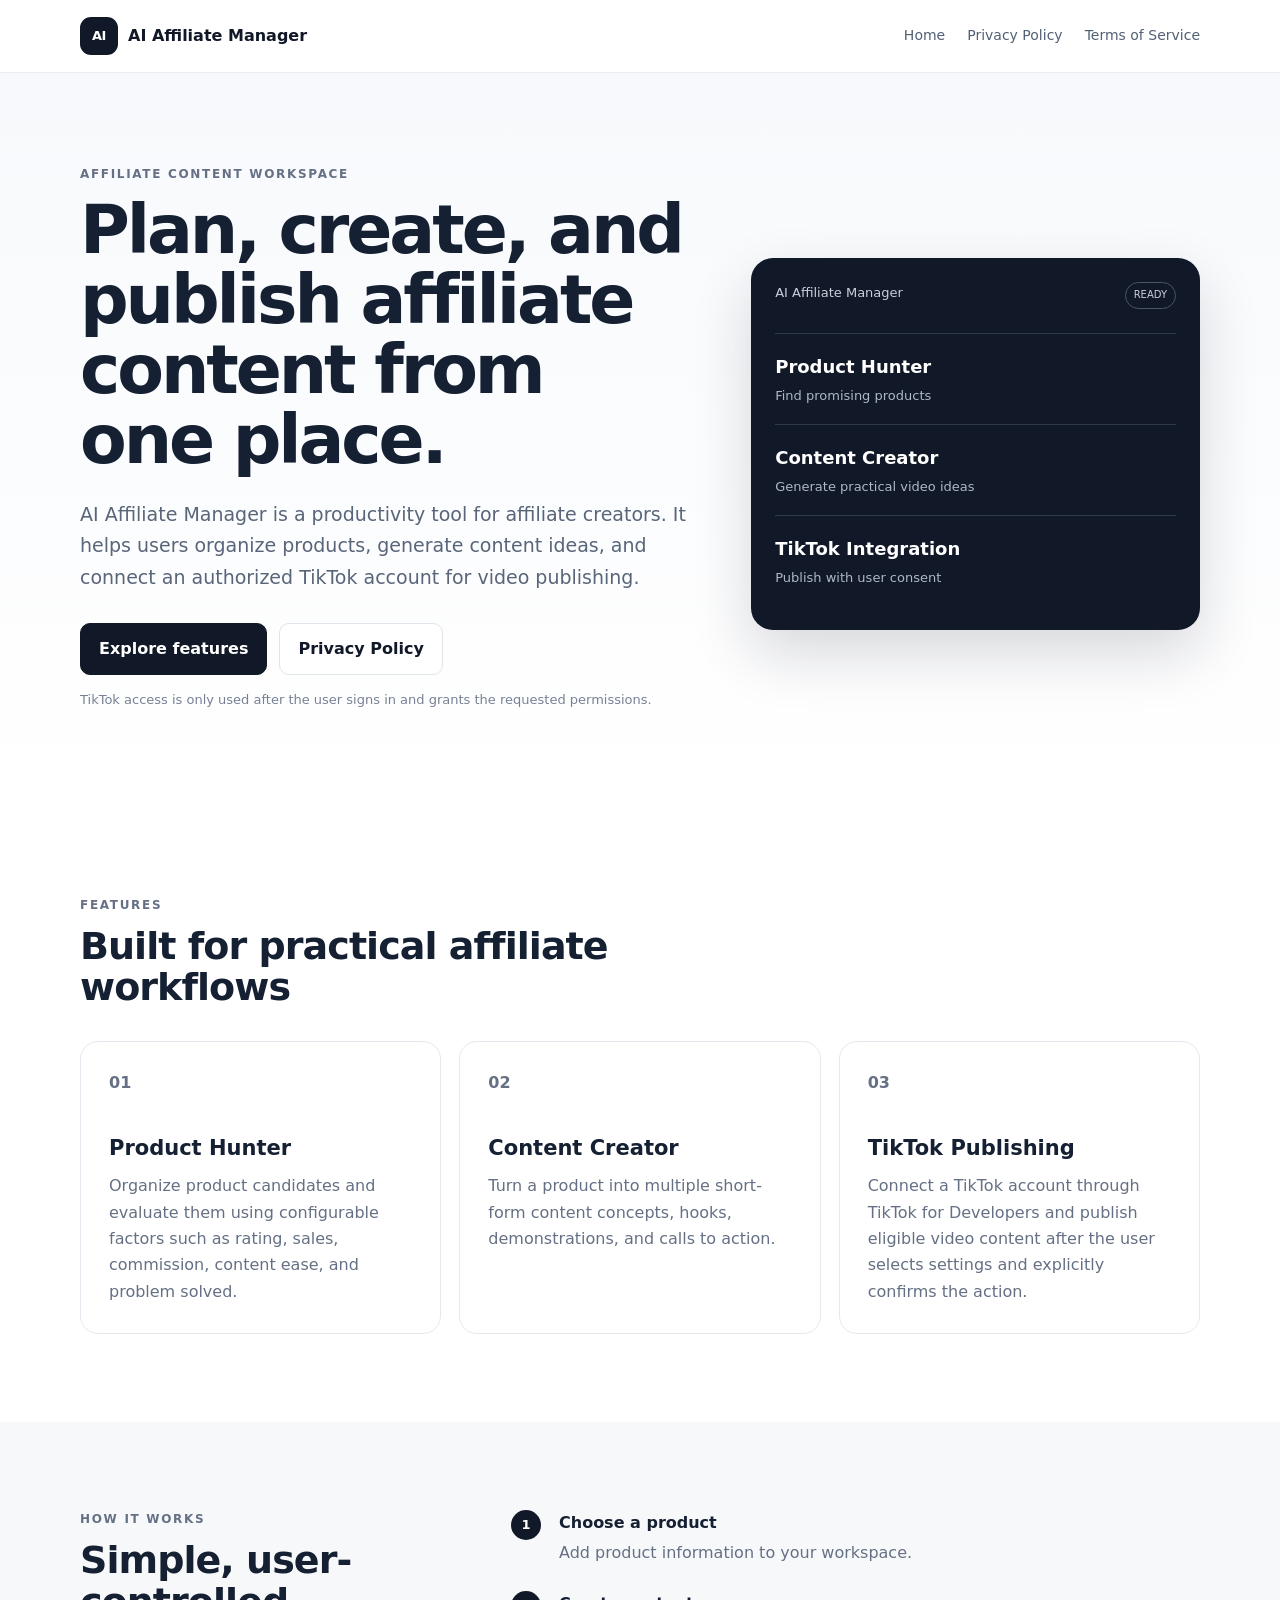
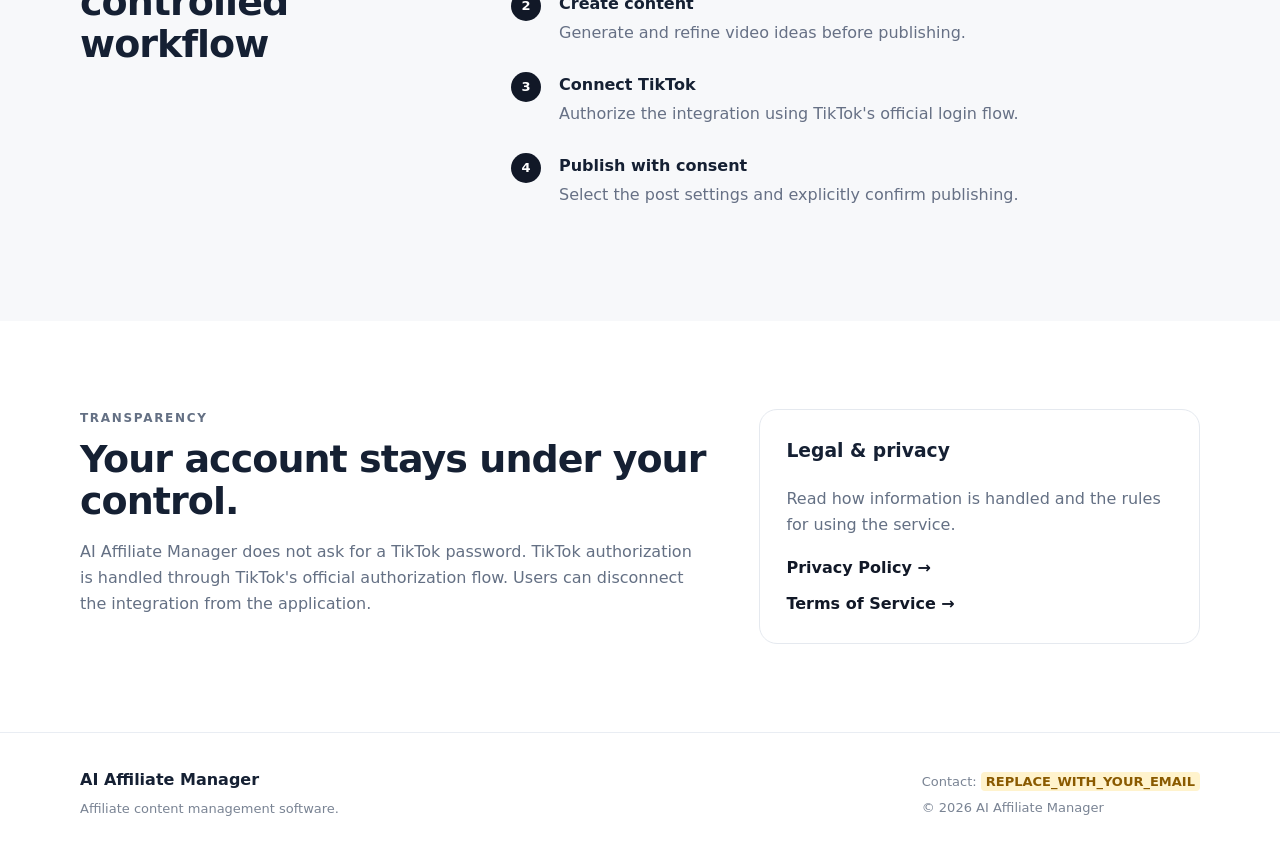
<file: index.html>
<!doctype html>
<html lang="en">
<head>
  <meta charset="utf-8">
  <meta name="viewport" content="width=device-width, initial-scale=1">
  <title>AI Affiliate Manager — Affiliate Content Management</title>
  <meta name="description" content="AI Affiliate Manager helps users manage affiliate products, create content ideas, and publish videos to TikTok through authorized integrations.">
  <link rel="stylesheet" href="styles.css">
</head>
<body>
<header class="site-header">
  <div class="container nav">
    <a class="brand" href="index.html"><span class="brand-mark">AI</span><span>AI Affiliate Manager</span></a>
    <nav>
      <a href="index.html">Home</a>
      <a href="privacy.html">Privacy Policy</a>
      <a href="terms.html">Terms of Service</a>
    </nav>
  </div>
</header>

<main>
  <section class="hero">
    <div class="container hero-grid">
      <div>
        <p class="eyebrow">AFFILIATE CONTENT WORKSPACE</p>
        <h1>Plan, create, and publish affiliate content from one place.</h1>
        <p class="hero-copy">
          AI Affiliate Manager is a productivity tool for affiliate creators.
          It helps users organize products, generate content ideas, and connect
          an authorized TikTok account for video publishing.
        </p>
        <div class="actions">
          <a class="button primary" href="#features">Explore features</a>
          <a class="button secondary" href="privacy.html">Privacy Policy</a>
        </div>
        <p class="note">TikTok access is only used after the user signs in and grants the requested permissions.</p>
      </div>
      <div class="hero-card">
        <div class="mini-top"><span>AI Affiliate Manager</span><span class="status">READY</span></div>
        <div class="metric"><strong>Product Hunter</strong><span>Find promising products</span></div>
        <div class="metric"><strong>Content Creator</strong><span>Generate practical video ideas</span></div>
        <div class="metric"><strong>TikTok Integration</strong><span>Publish with user consent</span></div>
      </div>
    </div>
  </section>

  <section id="features" class="section">
    <div class="container">
      <div class="section-heading">
        <p class="eyebrow">FEATURES</p>
        <h2>Built for practical affiliate workflows</h2>
      </div>
      <div class="cards">
        <article class="card">
          <div class="icon">01</div>
          <h3>Product Hunter</h3>
          <p>Organize product candidates and evaluate them using configurable factors such as rating, sales, commission, content ease, and problem solved.</p>
        </article>
        <article class="card">
          <div class="icon">02</div>
          <h3>Content Creator</h3>
          <p>Turn a product into multiple short-form content concepts, hooks, demonstrations, and calls to action.</p>
        </article>
        <article class="card">
          <div class="icon">03</div>
          <h3>TikTok Publishing</h3>
          <p>Connect a TikTok account through TikTok for Developers and publish eligible video content after the user selects settings and explicitly confirms the action.</p>
        </article>
      </div>
    </div>
  </section>

  <section class="section muted">
    <div class="container two-col">
      <div>
        <p class="eyebrow">HOW IT WORKS</p>
        <h2>Simple, user-controlled workflow</h2>
      </div>
      <ol class="steps">
        <li><span>1</span><div><strong>Choose a product</strong><p>Add product information to your workspace.</p></div></li>
        <li><span>2</span><div><strong>Create content</strong><p>Generate and refine video ideas before publishing.</p></div></li>
        <li><span>3</span><div><strong>Connect TikTok</strong><p>Authorize the integration using TikTok's official login flow.</p></div></li>
        <li><span>4</span><div><strong>Publish with consent</strong><p>Select the post settings and explicitly confirm publishing.</p></div></li>
      </ol>
    </div>
  </section>

  <section class="section">
    <div class="container trust">
      <div>
        <p class="eyebrow">TRANSPARENCY</p>
        <h2>Your account stays under your control.</h2>
        <p>AI Affiliate Manager does not ask for a TikTok password. TikTok authorization is handled through TikTok's official authorization flow. Users can disconnect the integration from the application.</p>
      </div>
      <div class="legal-box">
        <h3>Legal & privacy</h3>
        <p>Read how information is handled and the rules for using the service.</p>
        <div class="legal-links">
          <a href="privacy.html">Privacy Policy →</a>
          <a href="terms.html">Terms of Service →</a>
        </div>
      </div>
    </div>
  </section>
</main>

<footer class="footer">
  <div class="container footer-grid">
    <div><strong>AI Affiliate Manager</strong><p>Affiliate content management software.</p></div>
    <div><p>Contact: <span class="replace">REPLACE_WITH_YOUR_EMAIL</span></p><p>© 2026 AI Affiliate Manager</p></div>
  </div>
</footer>
</body>
</html>
</file>
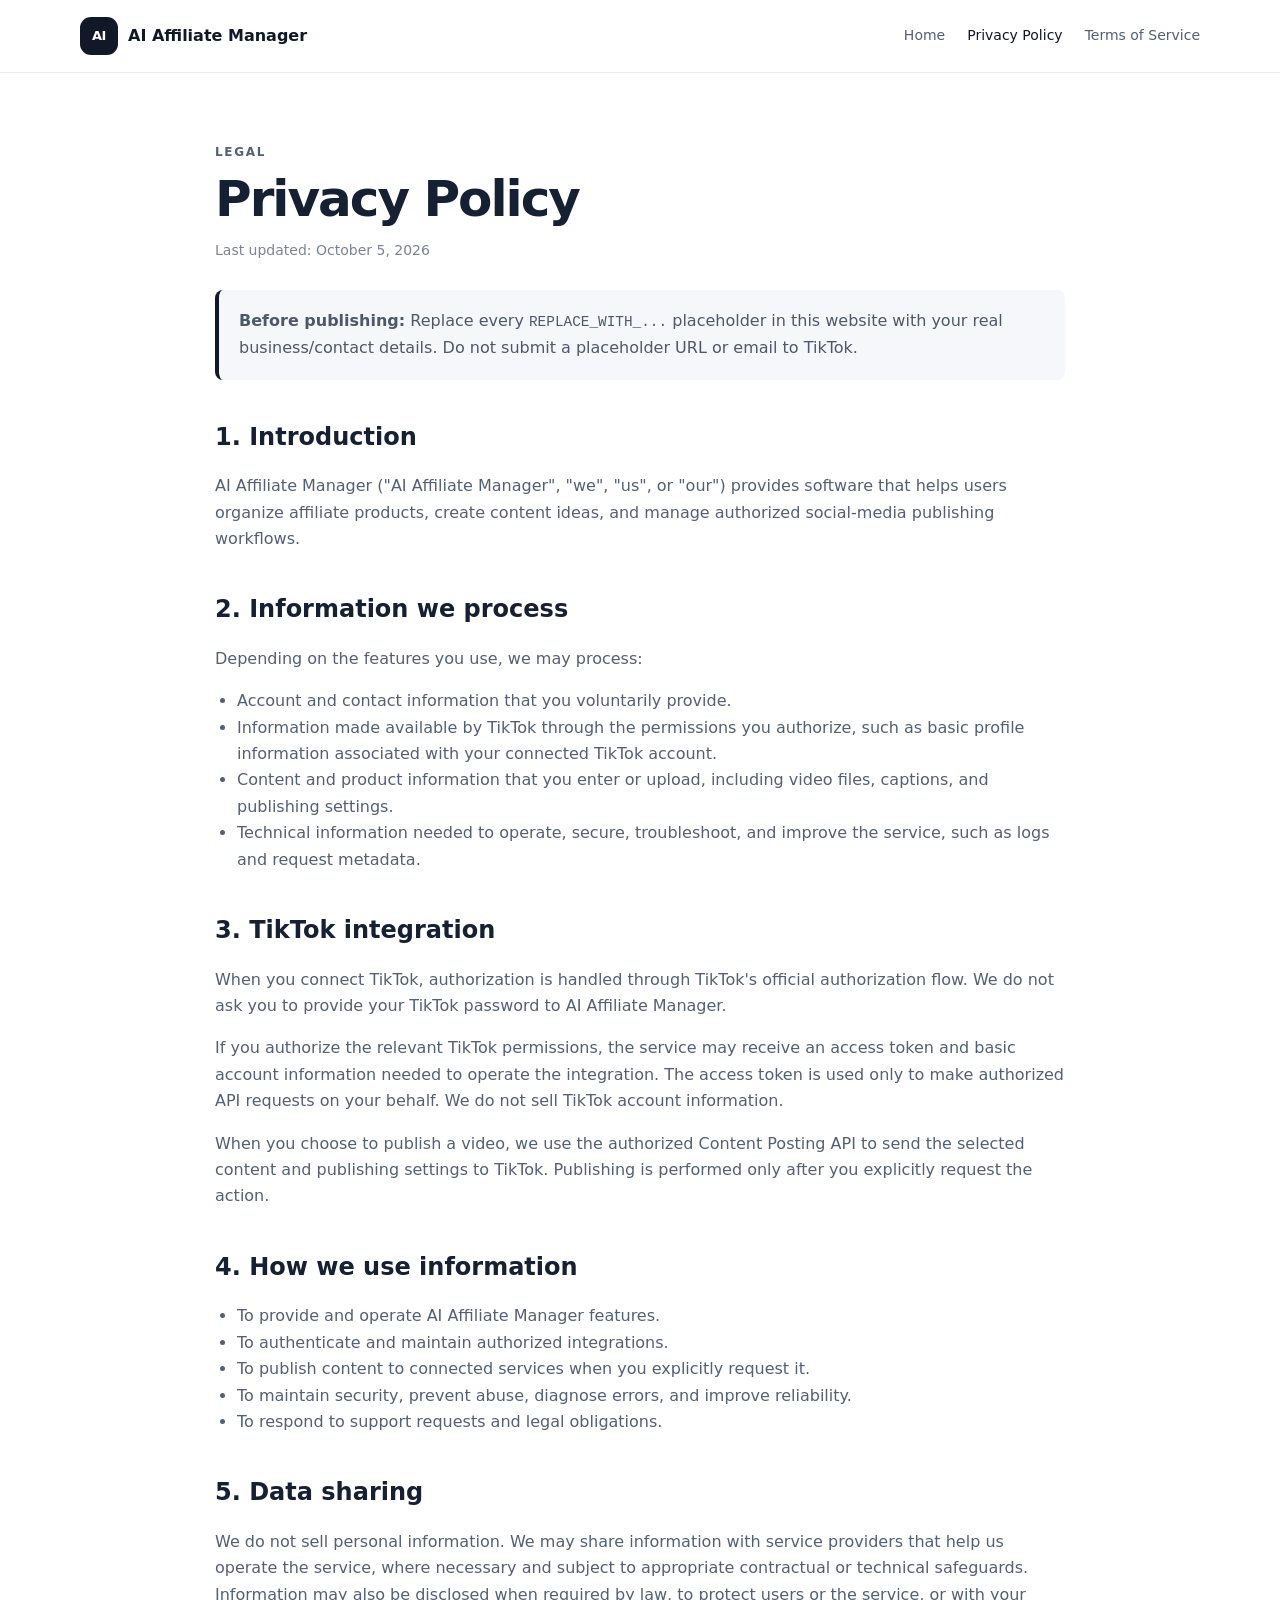
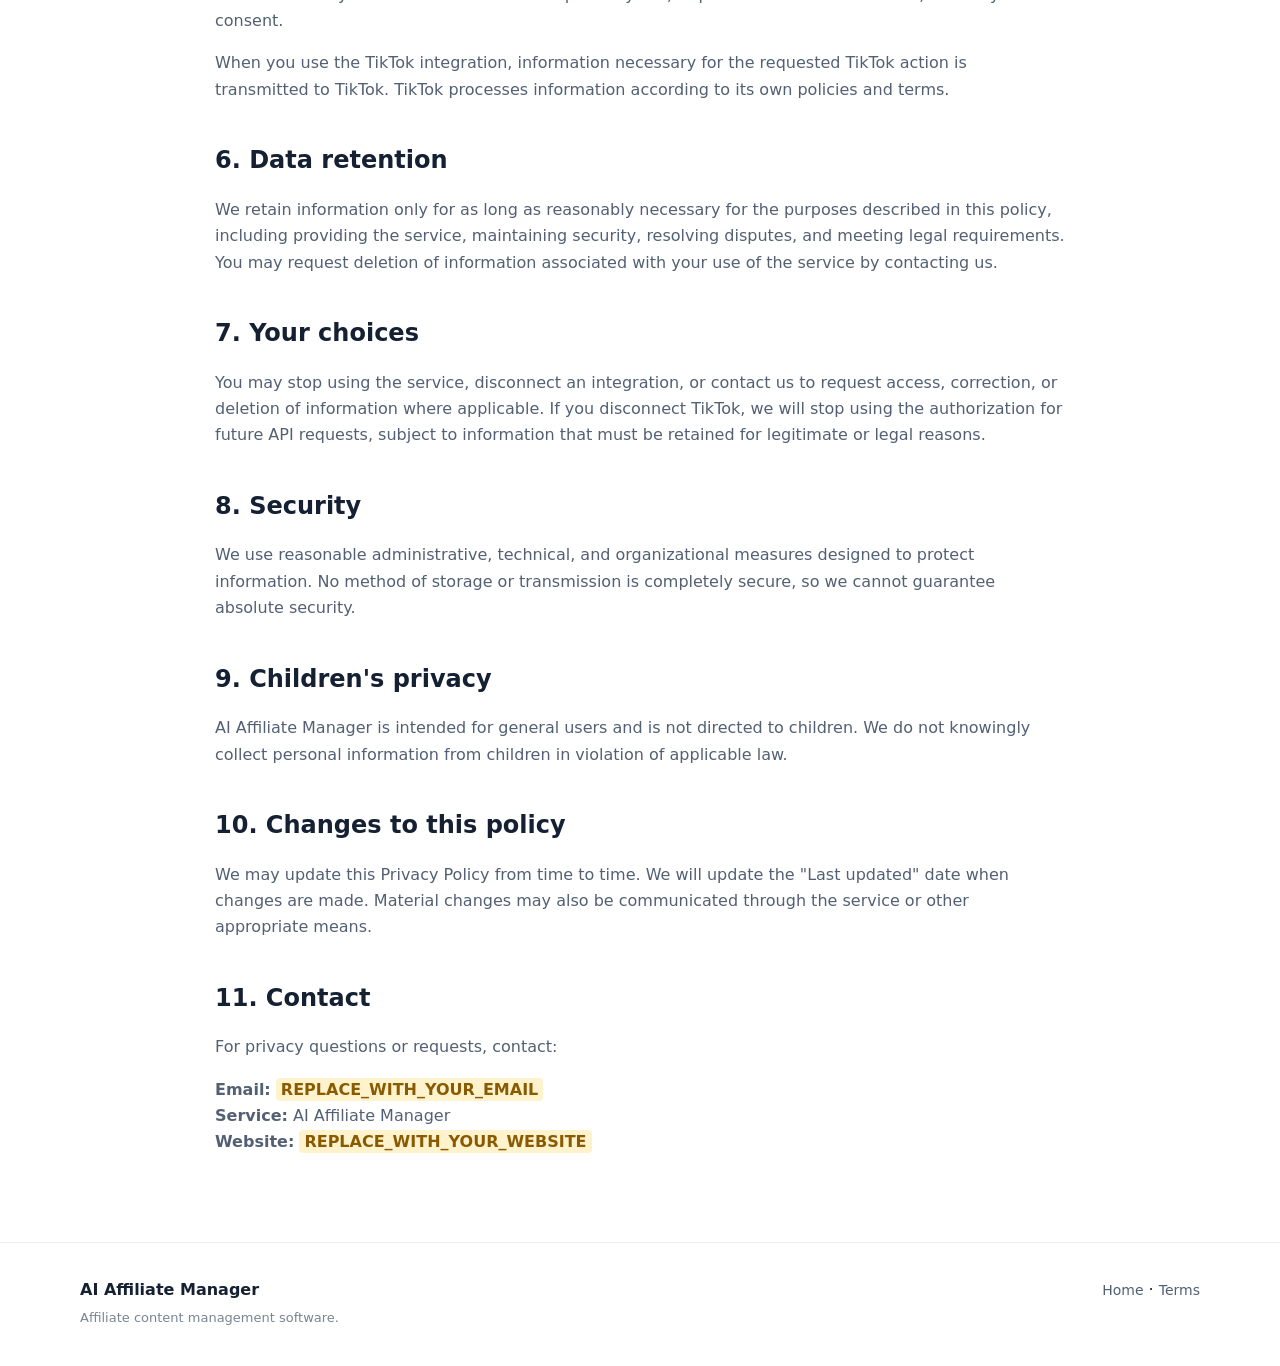
<file: privacy.html>
<!doctype html>
<html lang="en">
<head>
  <meta charset="utf-8">
  <meta name="viewport" content="width=device-width, initial-scale=1">
  <title>Privacy Policy — AI Affiliate Manager</title>
  <meta name="description" content="Privacy Policy for AI Affiliate Manager.">
  <link rel="stylesheet" href="styles.css">
</head>
<body>
<header class="site-header">
  <div class="container nav">
    <a class="brand" href="index.html"><span class="brand-mark">AI</span><span>AI Affiliate Manager</span></a>
    <nav><a href="index.html">Home</a><a class="active" href="privacy.html">Privacy Policy</a><a href="terms.html">Terms of Service</a></nav>
  </div>
</header>

<main class="legal-page">
  <div class="container narrow">
    <p class="eyebrow">LEGAL</p>
    <h1>Privacy Policy</h1>
    <p class="updated">Last updated: October 5, 2026</p>

    <div class="notice">
      <strong>Before publishing:</strong> Replace every <code>REPLACE_WITH_...</code> placeholder in this website with your real business/contact details. Do not submit a placeholder URL or email to TikTok.
    </div>

    <h2>1. Introduction</h2>
    <p>AI Affiliate Manager ("AI Affiliate Manager", "we", "us", or "our") provides software that helps users organize affiliate products, create content ideas, and manage authorized social-media publishing workflows.</p>

    <h2>2. Information we process</h2>
    <p>Depending on the features you use, we may process:</p>
    <ul>
      <li>Account and contact information that you voluntarily provide.</li>
      <li>Information made available by TikTok through the permissions you authorize, such as basic profile information associated with your connected TikTok account.</li>
      <li>Content and product information that you enter or upload, including video files, captions, and publishing settings.</li>
      <li>Technical information needed to operate, secure, troubleshoot, and improve the service, such as logs and request metadata.</li>
    </ul>

    <h2>3. TikTok integration</h2>
    <p>When you connect TikTok, authorization is handled through TikTok's official authorization flow. We do not ask you to provide your TikTok password to AI Affiliate Manager.</p>
    <p>If you authorize the relevant TikTok permissions, the service may receive an access token and basic account information needed to operate the integration. The access token is used only to make authorized API requests on your behalf. We do not sell TikTok account information.</p>
    <p>When you choose to publish a video, we use the authorized Content Posting API to send the selected content and publishing settings to TikTok. Publishing is performed only after you explicitly request the action.</p>

    <h2>4. How we use information</h2>
    <ul>
      <li>To provide and operate AI Affiliate Manager features.</li>
      <li>To authenticate and maintain authorized integrations.</li>
      <li>To publish content to connected services when you explicitly request it.</li>
      <li>To maintain security, prevent abuse, diagnose errors, and improve reliability.</li>
      <li>To respond to support requests and legal obligations.</li>
    </ul>

    <h2>5. Data sharing</h2>
    <p>We do not sell personal information. We may share information with service providers that help us operate the service, where necessary and subject to appropriate contractual or technical safeguards. Information may also be disclosed when required by law, to protect users or the service, or with your consent.</p>
    <p>When you use the TikTok integration, information necessary for the requested TikTok action is transmitted to TikTok. TikTok processes information according to its own policies and terms.</p>

    <h2>6. Data retention</h2>
    <p>We retain information only for as long as reasonably necessary for the purposes described in this policy, including providing the service, maintaining security, resolving disputes, and meeting legal requirements. You may request deletion of information associated with your use of the service by contacting us.</p>

    <h2>7. Your choices</h2>
    <p>You may stop using the service, disconnect an integration, or contact us to request access, correction, or deletion of information where applicable. If you disconnect TikTok, we will stop using the authorization for future API requests, subject to information that must be retained for legitimate or legal reasons.</p>

    <h2>8. Security</h2>
    <p>We use reasonable administrative, technical, and organizational measures designed to protect information. No method of storage or transmission is completely secure, so we cannot guarantee absolute security.</p>

    <h2>9. Children's privacy</h2>
    <p>AI Affiliate Manager is intended for general users and is not directed to children. We do not knowingly collect personal information from children in violation of applicable law.</p>

    <h2>10. Changes to this policy</h2>
    <p>We may update this Privacy Policy from time to time. We will update the "Last updated" date when changes are made. Material changes may also be communicated through the service or other appropriate means.</p>

    <h2>11. Contact</h2>
    <p>For privacy questions or requests, contact:</p>
    <p><strong>Email:</strong> <span class="replace">REPLACE_WITH_YOUR_EMAIL</span><br>
    <strong>Service:</strong> AI Affiliate Manager<br>
    <strong>Website:</strong> <span class="replace">REPLACE_WITH_YOUR_WEBSITE</span></p>
  </div>
</main>

<footer class="footer">
  <div class="container footer-grid">
    <div><strong>AI Affiliate Manager</strong><p>Affiliate content management software.</p></div>
    <div><a href="index.html">Home</a> · <a href="terms.html">Terms</a></div>
  </div>
</footer>
</body>
</html>
</file>
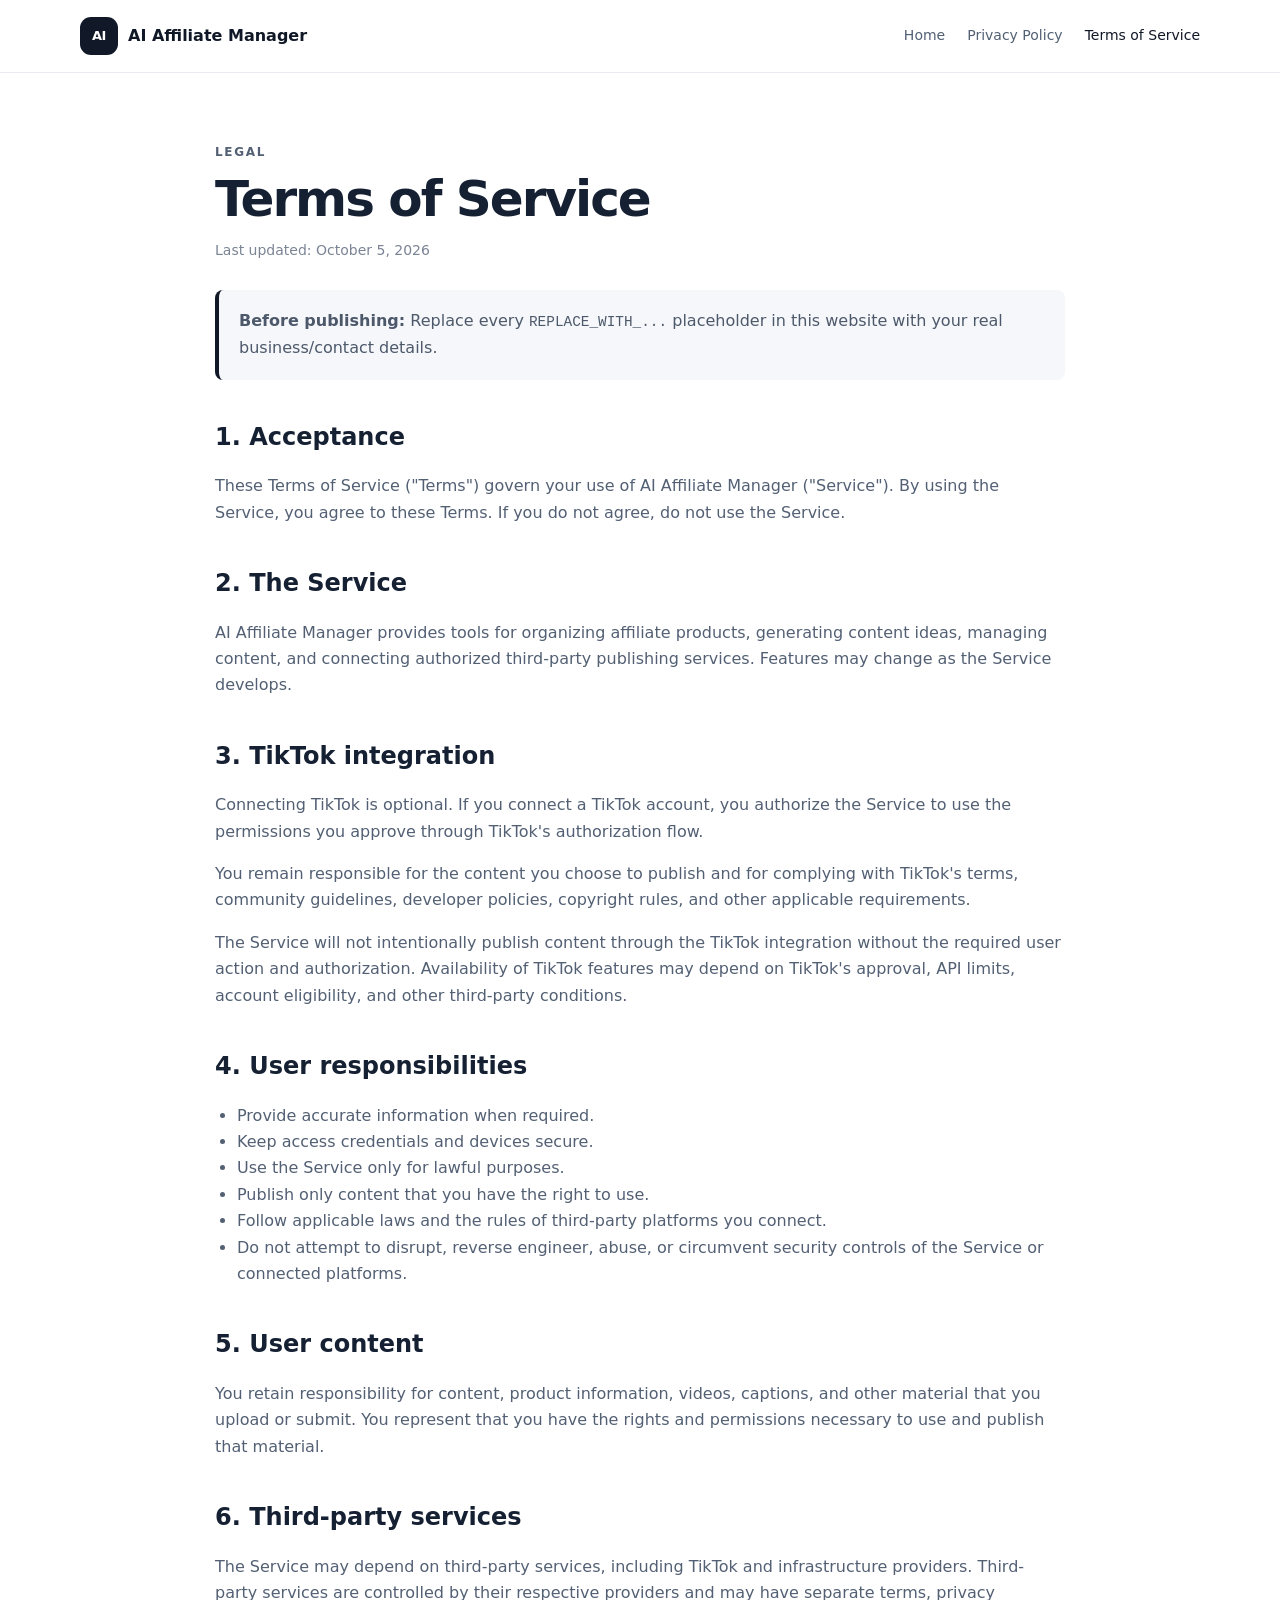
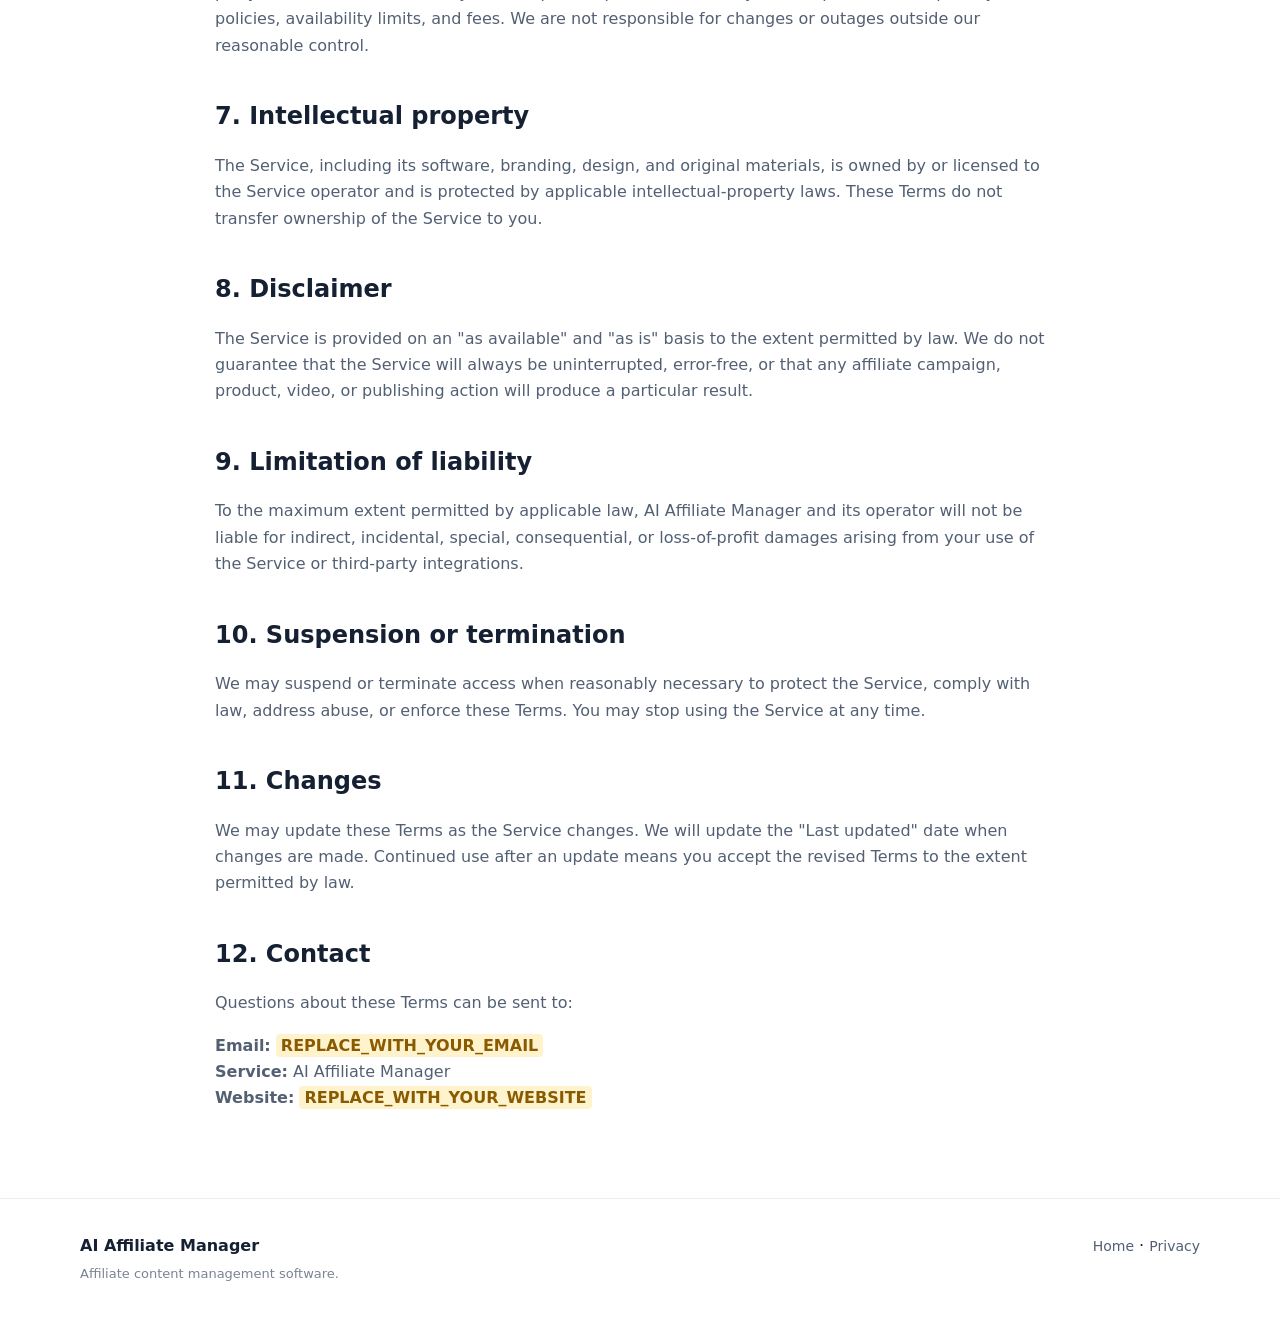
<file: terms.html>
<!doctype html>
<html lang="en">
<head>
  <meta charset="utf-8">
  <meta name="viewport" content="width=device-width, initial-scale=1">
  <title>Terms of Service — AI Affiliate Manager</title>
  <meta name="description" content="Terms of Service for AI Affiliate Manager.">
  <link rel="stylesheet" href="styles.css">
</head>
<body>
<header class="site-header">
  <div class="container nav">
    <a class="brand" href="index.html"><span class="brand-mark">AI</span><span>AI Affiliate Manager</span></a>
    <nav><a href="index.html">Home</a><a href="privacy.html">Privacy Policy</a><a class="active" href="terms.html">Terms of Service</a></nav>
  </div>
</header>

<main class="legal-page">
  <div class="container narrow">
    <p class="eyebrow">LEGAL</p>
    <h1>Terms of Service</h1>
    <p class="updated">Last updated: October 5, 2026</p>

    <div class="notice">
      <strong>Before publishing:</strong> Replace every <code>REPLACE_WITH_...</code> placeholder in this website with your real business/contact details.
    </div>

    <h2>1. Acceptance</h2>
    <p>These Terms of Service ("Terms") govern your use of AI Affiliate Manager ("Service"). By using the Service, you agree to these Terms. If you do not agree, do not use the Service.</p>

    <h2>2. The Service</h2>
    <p>AI Affiliate Manager provides tools for organizing affiliate products, generating content ideas, managing content, and connecting authorized third-party publishing services. Features may change as the Service develops.</p>

    <h2>3. TikTok integration</h2>
    <p>Connecting TikTok is optional. If you connect a TikTok account, you authorize the Service to use the permissions you approve through TikTok's authorization flow.</p>
    <p>You remain responsible for the content you choose to publish and for complying with TikTok's terms, community guidelines, developer policies, copyright rules, and other applicable requirements.</p>
    <p>The Service will not intentionally publish content through the TikTok integration without the required user action and authorization. Availability of TikTok features may depend on TikTok's approval, API limits, account eligibility, and other third-party conditions.</p>

    <h2>4. User responsibilities</h2>
    <ul>
      <li>Provide accurate information when required.</li>
      <li>Keep access credentials and devices secure.</li>
      <li>Use the Service only for lawful purposes.</li>
      <li>Publish only content that you have the right to use.</li>
      <li>Follow applicable laws and the rules of third-party platforms you connect.</li>
      <li>Do not attempt to disrupt, reverse engineer, abuse, or circumvent security controls of the Service or connected platforms.</li>
    </ul>

    <h2>5. User content</h2>
    <p>You retain responsibility for content, product information, videos, captions, and other material that you upload or submit. You represent that you have the rights and permissions necessary to use and publish that material.</p>

    <h2>6. Third-party services</h2>
    <p>The Service may depend on third-party services, including TikTok and infrastructure providers. Third-party services are controlled by their respective providers and may have separate terms, privacy policies, availability limits, and fees. We are not responsible for changes or outages outside our reasonable control.</p>

    <h2>7. Intellectual property</h2>
    <p>The Service, including its software, branding, design, and original materials, is owned by or licensed to the Service operator and is protected by applicable intellectual-property laws. These Terms do not transfer ownership of the Service to you.</p>

    <h2>8. Disclaimer</h2>
    <p>The Service is provided on an "as available" and "as is" basis to the extent permitted by law. We do not guarantee that the Service will always be uninterrupted, error-free, or that any affiliate campaign, product, video, or publishing action will produce a particular result.</p>

    <h2>9. Limitation of liability</h2>
    <p>To the maximum extent permitted by applicable law, AI Affiliate Manager and its operator will not be liable for indirect, incidental, special, consequential, or loss-of-profit damages arising from your use of the Service or third-party integrations.</p>

    <h2>10. Suspension or termination</h2>
    <p>We may suspend or terminate access when reasonably necessary to protect the Service, comply with law, address abuse, or enforce these Terms. You may stop using the Service at any time.</p>

    <h2>11. Changes</h2>
    <p>We may update these Terms as the Service changes. We will update the "Last updated" date when changes are made. Continued use after an update means you accept the revised Terms to the extent permitted by law.</p>

    <h2>12. Contact</h2>
    <p>Questions about these Terms can be sent to:</p>
    <p><strong>Email:</strong> <span class="replace">REPLACE_WITH_YOUR_EMAIL</span><br>
    <strong>Service:</strong> AI Affiliate Manager<br>
    <strong>Website:</strong> <span class="replace">REPLACE_WITH_YOUR_WEBSITE</span></p>
  </div>
</main>

<footer class="footer">
  <div class="container footer-grid">
    <div><strong>AI Affiliate Manager</strong><p>Affiliate content management software.</p></div>
    <div><a href="index.html">Home</a> · <a href="privacy.html">Privacy</a></div>
  </div>
</footer>
</body>
</html>
</file>
<file: styles.css>
*{box-sizing:border-box}html{scroll-behavior:smooth}body{margin:0;font-family:Inter,ui-sans-serif,system-ui,-apple-system,BlinkMacSystemFont,"Segoe UI",sans-serif;color:#152033;background:#fff;line-height:1.65}.container{width:min(1120px,92%);margin:0 auto}.site-header{position:sticky;top:0;z-index:10;background:rgba(255,255,255,.94);backdrop-filter:blur(12px);border-bottom:1px solid #e9edf3}.nav{min-height:72px;display:flex;align-items:center;justify-content:space-between;gap:24px}.brand{display:flex;align-items:center;gap:10px;text-decoration:none;color:#101827;font-weight:800}.brand-mark{width:38px;height:38px;display:grid;place-items:center;border-radius:11px;background:#111827;color:#fff;font-size:13px;letter-spacing:-.5px}.nav nav{display:flex;gap:22px}.nav nav a,.footer a{color:#526075;text-decoration:none;font-size:14px}.nav nav a:hover,.nav nav a.active,.footer a:hover{color:#111827}.hero{padding:92px 0 84px;background:linear-gradient(180deg,#f7f9fc 0%,#fff 100%)}.hero-grid{display:grid;grid-template-columns:1.15fr .85fr;gap:64px;align-items:center}.eyebrow{margin:0 0 10px;font-size:12px;font-weight:800;letter-spacing:.14em;color:#667085}.hero h1{font-size:clamp(40px,6vw,68px);line-height:1.03;letter-spacing:-.045em;margin:0 0 24px;max-width:780px}.hero-copy{font-size:19px;color:#596579;max-width:680px}.actions{display:flex;gap:12px;margin:30px 0 14px;flex-wrap:wrap}.button{display:inline-flex;padding:12px 18px;border-radius:10px;text-decoration:none;font-weight:700;border:1px solid #dfe4eb}.button.primary{background:#111827;color:#fff;border-color:#111827}.button.secondary{background:#fff;color:#111827}.note{font-size:13px;color:#778196}.hero-card{background:#111827;color:#fff;border-radius:22px;padding:24px;box-shadow:0 24px 60px rgba(17,24,39,.16)}.mini-top{display:flex;justify-content:space-between;font-size:13px;color:#c8d0dc;margin-bottom:24px}.status{font-size:10px;border:1px solid #4b5563;padding:4px 8px;border-radius:999px}.metric{padding:18px 0;border-top:1px solid #303949}.metric strong{display:block;font-size:18px}.metric span{display:block;color:#aeb8c7;font-size:13px;margin-top:3px}.section{padding:88px 0}.muted{background:#f7f8fa}.section-heading{max-width:650px;margin-bottom:32px}.section h2{font-size:38px;line-height:1.1;letter-spacing:-.025em;margin:0}.cards{display:grid;grid-template-columns:repeat(3,1fr);gap:18px}.card{padding:28px;border:1px solid #e5e9ef;border-radius:18px;background:#fff}.icon{font-weight:800;color:#667085;margin-bottom:34px}.card h3{font-size:21px;margin:0 0 8px}.card p{color:#657084;margin:0}.two-col{display:grid;grid-template-columns:.7fr 1.3fr;gap:60px}.steps{list-style:none;margin:0;padding:0}.steps li{display:flex;gap:18px;padding:0 0 25px}.steps li>span{width:30px;height:30px;flex:none;border-radius:50%;display:grid;place-items:center;background:#111827;color:#fff;font-size:13px;font-weight:800}.steps strong{display:block}.steps p{margin:3px 0 0;color:#667085}.trust{display:grid;grid-template-columns:1fr .7fr;gap:50px;align-items:start}.trust p{color:#647084}.legal-box{border:1px solid #e5e9ef;border-radius:18px;padding:26px}.legal-box h3{margin-top:0}.legal-links{display:grid;gap:10px}.legal-links a{color:#111827;font-weight:700;text-decoration:none}.footer{border-top:1px solid #e9edf3;padding:34px 0}.footer-grid{display:flex;justify-content:space-between;gap:30px}.footer p{font-size:13px;color:#7a8494;margin:4px 0}.legal-page{padding:70px 0}.narrow{max-width:850px}.legal-page h1{font-size:50px;line-height:1.05;letter-spacing:-.04em;margin:0 0 8px}.legal-page h2{font-size:24px;margin:38px 0 10px}.legal-page p,.legal-page li{color:#536074}.legal-page ul{padding-left:22px}.updated{color:#7a8494!important;font-size:14px}.notice{margin:28px 0;padding:18px 20px;border-left:4px solid #111827;background:#f5f7fa;color:#4d596b;border-radius:8px}.replace{font-weight:700;background:#fff3cd;padding:2px 5px;border-radius:4px;color:#8a5a00}code{font-family:ui-monospace,SFMono-Regular,Menlo,monospace;font-size:.9em}@media(max-width:800px){.hero-grid,.two-col,.trust{grid-template-columns:1fr}.cards{grid-template-columns:1fr}.hero{padding-top:60px}.nav{align-items:flex-start;padding:16px 0;flex-direction:column}.nav nav{gap:14px;flex-wrap:wrap}.footer-grid{flex-direction:column}.legal-page h1{font-size:40px}}
</file>
